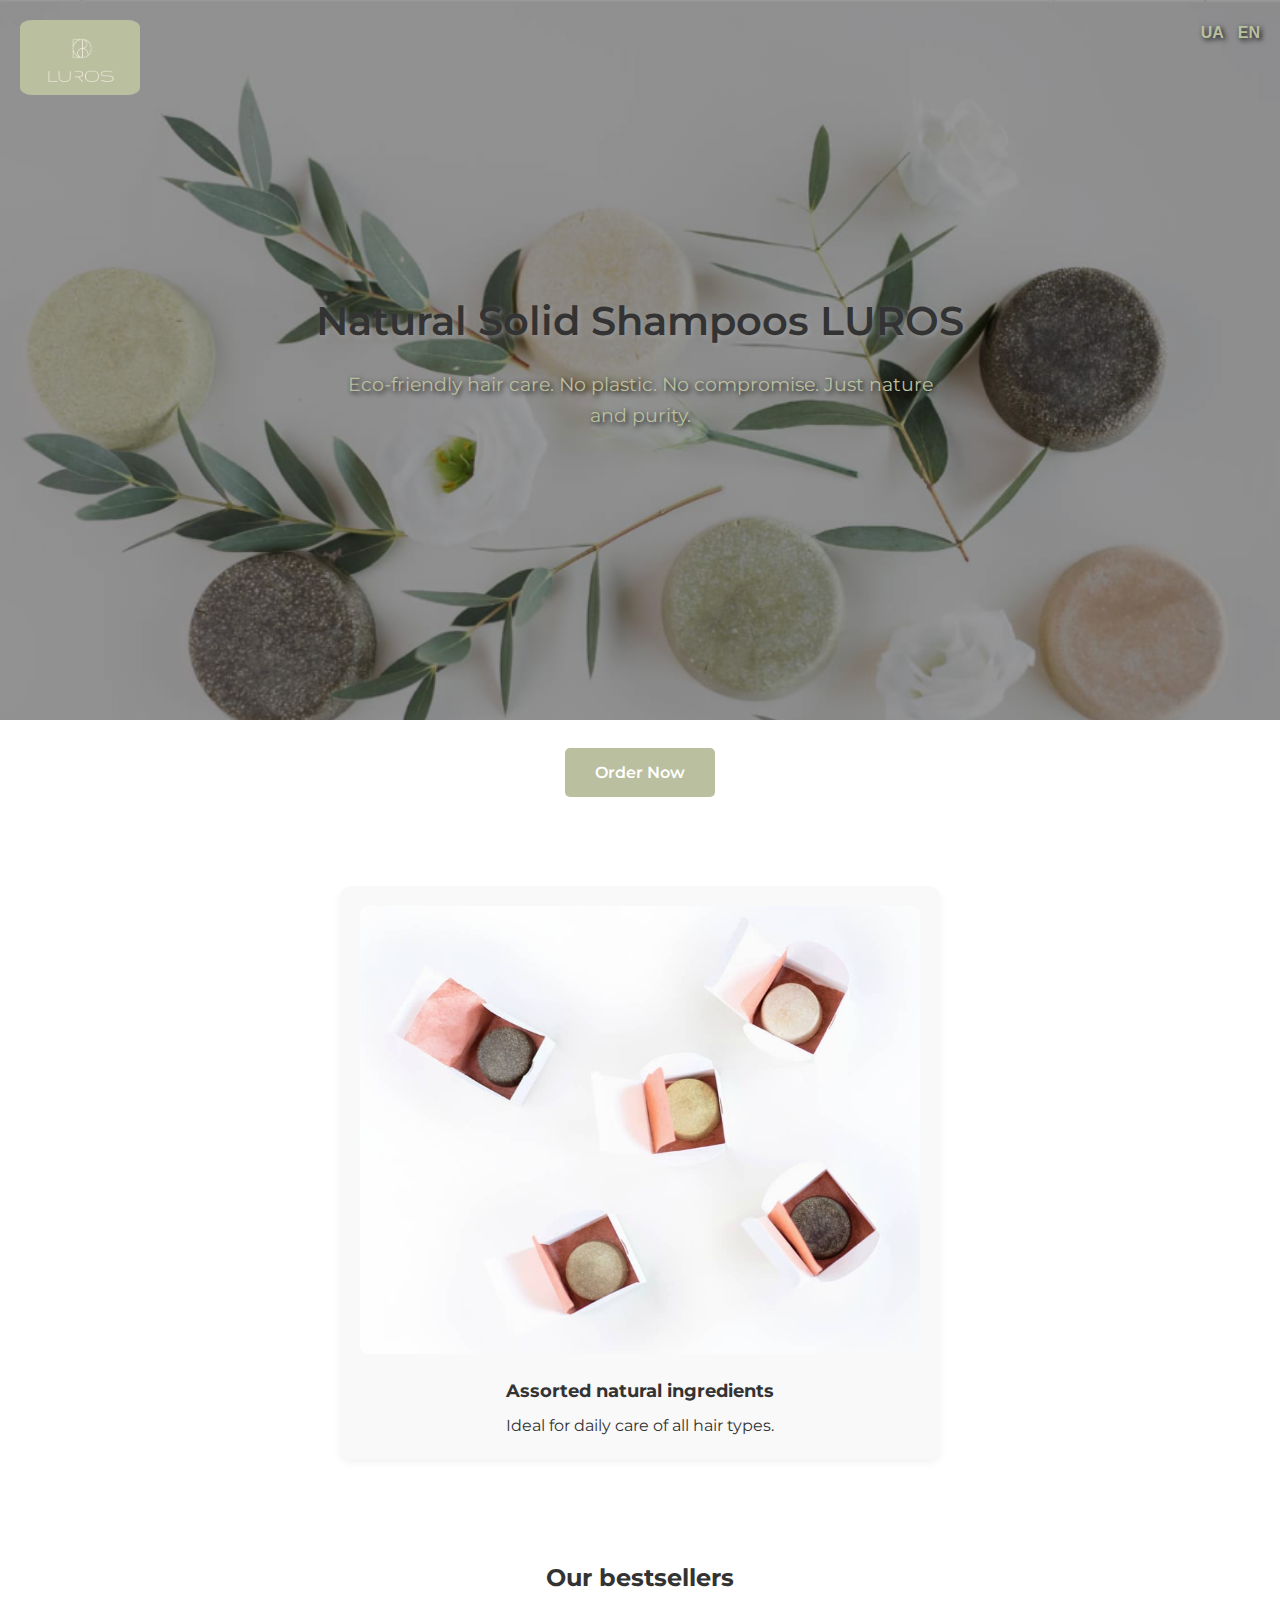
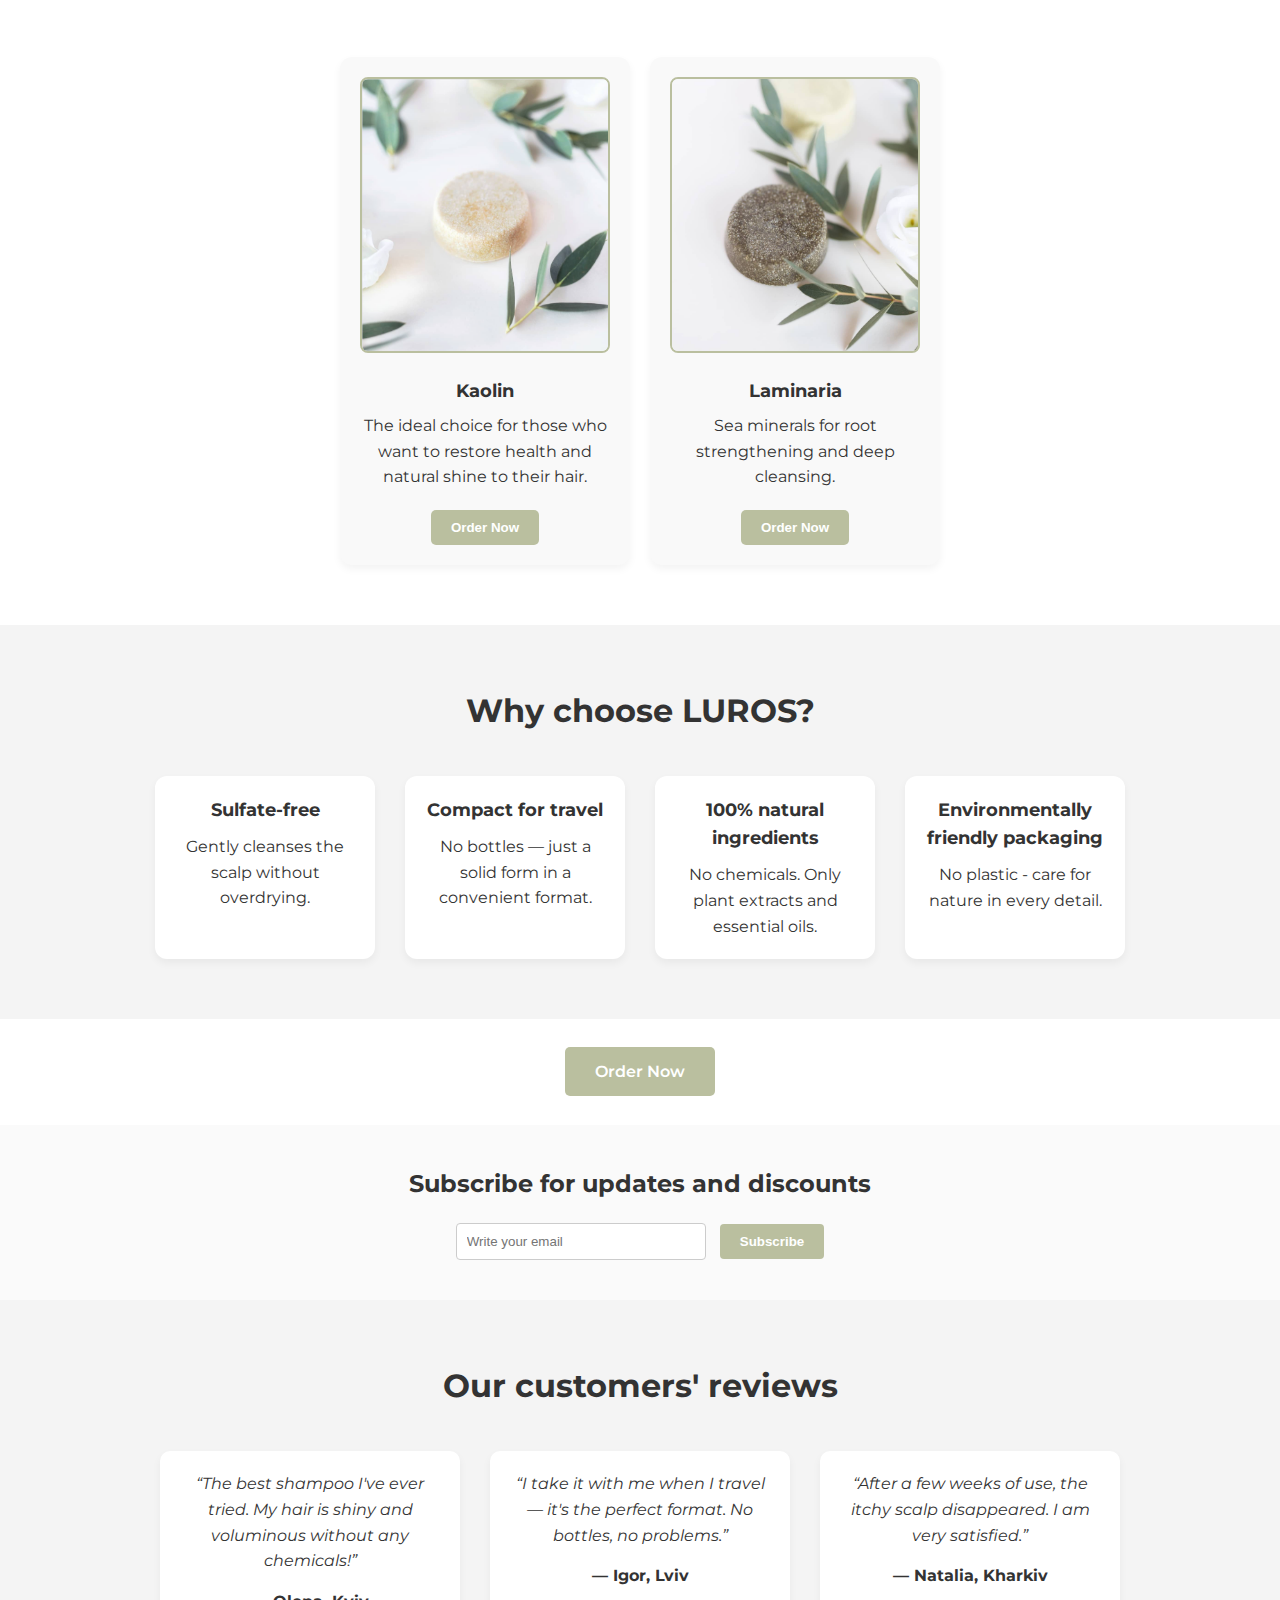
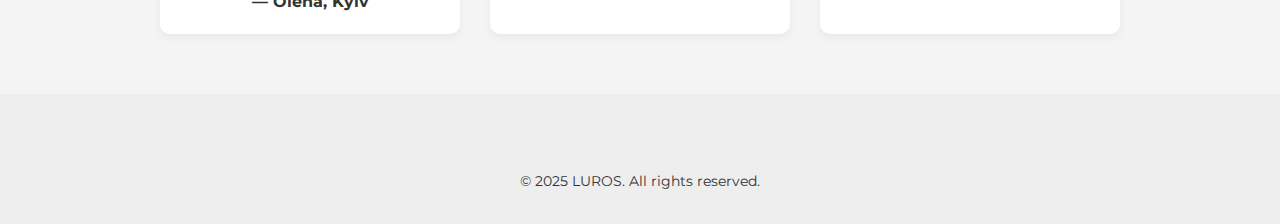
<file: index.html>
<!DOCTYPE html>
<html lang="uk">
<head>
  <meta charset="UTF-8" />
  <meta name="viewport" content="width=device-width, initial-scale=1.0" />
  <title>LUROS — Натуральні Тверді Шампуні</title>
  <link rel="preconnect" href="https://fonts.googleapis.com">
<link rel="preconnect" href="https://fonts.gstatic.com" crossorigin>
<link href="https://fonts.googleapis.com/css2?family=Montserrat:ital,wght@0,100..900;1,100..900&display=swap" rel="stylesheet">
  <link rel="stylesheet" href="styles.css">
  <script>
    const translations = {
      uk: {
        title: 'Натуральні Тверді Шампуні LUROS',
        subtitle: 'Екологічна турбота про волосся. Без пластику. Без компромісів. Просто природа і чистота.',
        order: 'Замовити зараз',
        subscribeTitle: 'Підпишись, щоб отримувати новини та знижки',
        subscribeBtn: 'Підписатися',
        privacy: 'Політика конфіденційності',
        terms: 'Умови використання'
      },
      en: {
        title: 'Natural Solid Shampoos LUROS',
        subtitle: 'Eco-friendly hair care. No plastic. No compromise. Just nature and purity.',
        order: 'Order Now',
        subscribeTitle: 'Subscribe for updates and discounts',
        subscribeBtn: 'Subscribe',
        privacy: 'Privacy Policy',
        terms: 'Terms of Use'
      }
    };

    function switchLang(lang) {
      document.querySelector('header.hero h1').textContent = translations[lang].title;
      document.querySelector('header.hero p').textContent = translations[lang].subtitle;
      document.querySelector('.cta button').textContent = translations[lang].order;
      document.querySelector('.subscribe h2').textContent = translations[lang].subscribeTitle;
      document.querySelector('.subscribe button').textContent = translations[lang].subscribeBtn;
      document.querySelector('footer a:nth-child(1)').textContent = translations[lang].privacy;
      document.querySelector('footer a:nth-child(2)').textContent = translations[lang].terms;
      document.querySelector('.subscribe input[type="email"]').placeholder = lang === 'en' ? 'Your email address' : 'Ваша електронна адреса';
      document.documentElement.lang = lang;
    }
  </script>
</head>
<body>
  <header class="hero">
    <div class="lang-switcher">
      <button onclick="switchLang('uk')">UA</button>
      <button onclick="switchLang('en')">EN</button>
    </div>
    <div class="logo">
        <img src="./images/logo.png" alt="LUROS logo" class="logo" />
    </div>
    <h1>Natural Solid Shampoos LUROS</h1>
    <p>Eco-friendly hair care. No plastic. No compromise. Just nature and purity.</p>
  </header>

  <section class="cta">
    <a href="form.html" class="cta-link">Order Now</a>
  </section>

  <section class="products">
    <div class="product-card">
      <img src="./images/several-shampo.png" alt="LUROS шампуні" />
      <h3>Assorted natural ingredients</h3>
      <p>Ideal for daily care of all hair types.</p>
    </div>
  </section>

  <h2 style="text-align:center; margin-top:40px;">Our bestsellers</h2>
<section class="products fade-in">
  <div class="product-card">
    <img class="product-card-img" src="./images/white-shampo.png" alt="Твердий шампунь із ромашкою" />
    <h3>Kaolin</h3>
    <p>The ideal choice for those who want to restore health and natural shine to their hair.</p>
    <a href="form.html" ><button class="buy-button">Order Now</button></a>
    
  </div>
  <div class="product-card">
    <img class="product-card-img" src="./images/green-shampo.png" alt="Шампунь Ламінарія" />
    <h3>Laminaria</h3>
    <p>Sea minerals for root strengthening and deep cleansing.</p>
    <a href="form.html" ><button class="buy-button">Order Now</button></a>
  </div>
</section>

  <section class="features">
    <h2>Why choose LUROS?</h2>
    <div class="feature-list">
      <div class="feature">
        <h3>Sulfate-free</h3>
        <p>Gently cleanses the scalp without overdrying.</p>
      </div>
      <div class="feature">
        <h3>Compact for travel</h3>
        <p>No bottles — just a solid form in a convenient format.</p>
      </div>
      <div class="feature">
        <h3>100% natural ingredients</h3>
        <p>No chemicals. Only plant extracts and essential oils.</p>
      </div>
      <div class="feature">
        <h3>Environmentally friendly packaging</h3>
        <p>No plastic - care for nature in every detail.</p>
      </div>
    </div>
  </section>

  <section class="cta">
    <a href="form.html" class="cta-link">Order Now</a>

  </section>

  <section class="subscribe">
    <h2>Subscribe for updates and discounts</h2>
    <form>
      <input type="email" name="email" placeholder="Write your email" required />
      <button type="submit">Subscribe</button>
    </form>
  </section>

  <section class="testimonials">
    <h2>Our customers' reviews</h2>
    <div class="testimonial-list">
      <div class="testimonial">
        <p>“The best shampoo I've ever tried. My hair is shiny and voluminous without any chemicals!”</p>
        <span>— Olena, Kyiv</span>
      </div>
      <div class="testimonial">
        <p>“I take it with me when I travel — it's the perfect format. No bottles, no problems.”</p>
        <span>— Igor, Lviv</span>
      </div>
      <div class="testimonial">
        <p>“After a few weeks of use, the itchy scalp disappeared. I am very satisfied.”</p>
        <span>— Natalia, Kharkiv</span>
      </div>
    </div>
  </section>

  <footer>
    <br /><br />
    <p>© 2025 LUROS. All rights reserved.</p>
  </footer>
</body>
</html>
</file>
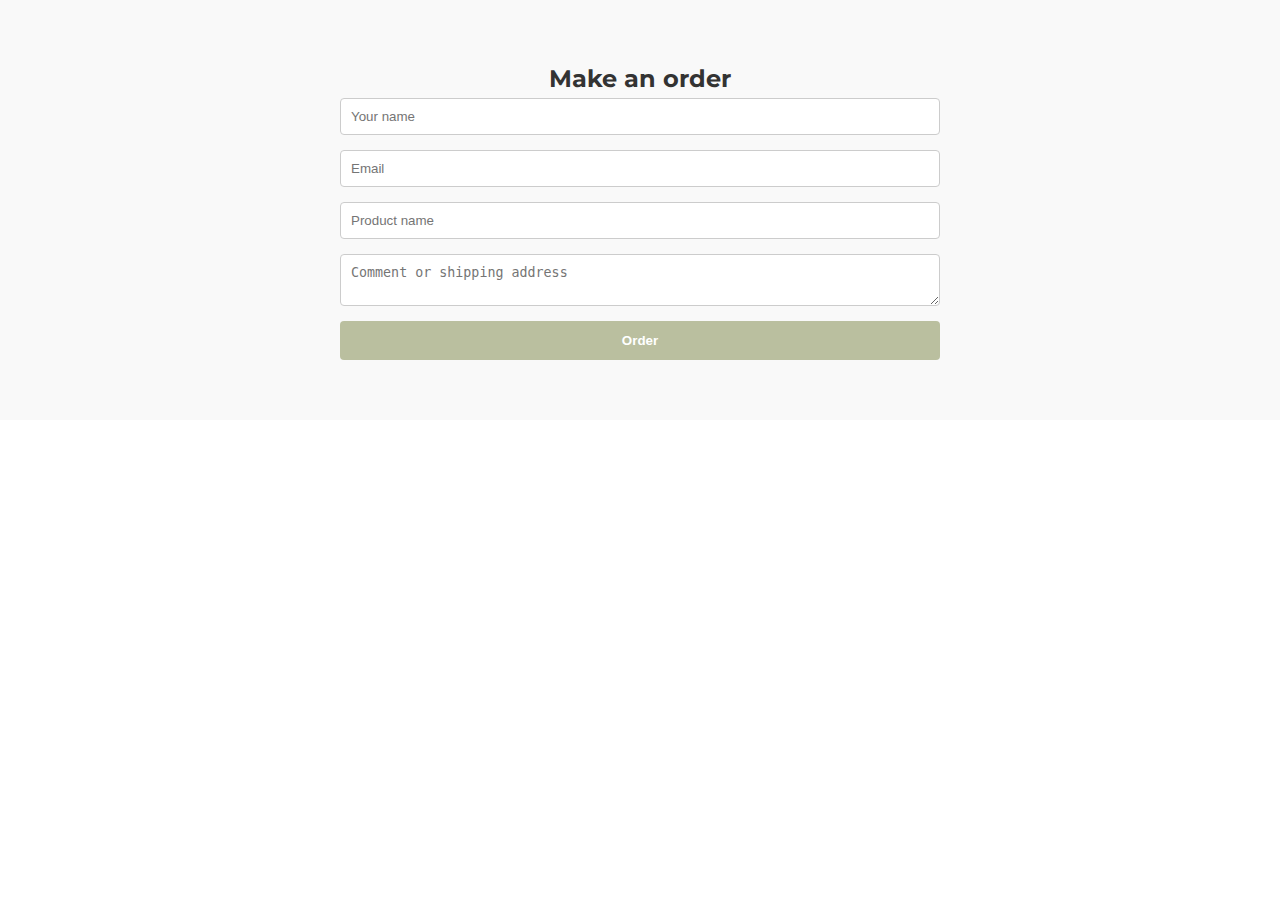
<file: form.html>
<!DOCTYPE html>
<html lang="en">
<head>
    <meta charset="UTF-8">
    <meta name="viewport" content="width=device-width, initial-scale=1.0">
    <title>Order Form</title>
    <link rel="stylesheet" href="styles.css">
    <link rel="preconnect" href="https://fonts.googleapis.com">
<link rel="preconnect" href="https://fonts.gstatic.com" crossorigin>
<link href="https://fonts.googleapis.com/css2?family=Montserrat:ital,wght@0,100..900;1,100..900&display=swap" rel="stylesheet">
</head>
<body>
    <section class="order-form">
        <h2>Make an order</h2>
        <form action="https://formspree.io/f/YOUR_ORDER_ID" method="POST">
          <input type="text" name="name" placeholder="Your name" required />
          <input type="email" name="email" placeholder="Email" required />
          <input type="text" name="product" placeholder="Product name" required />
          <textarea name="comment" placeholder="Comment or shipping address"></textarea>
          <button type="submit">Order</button>
        </form>
      </section>
</body>
</html>
</file>
<file: styles.css>
:root {
  --brand-color: #BABF9F;
  --text-color: #333;
  --bg-color: #fff;
  --brand-color-dark: #99A87C;
}

* {
  box-sizing: border-box;
  margin: 0;
  padding: 0;
}

body {
  font-family: 'Montserrat', sans-serif;
  background-color: var(--bg-color);
  color: var(--text-color);
  line-height: 1.6;
}

.lang-switcher {
  position: absolute;
  top: 20px;
  right: 20px;
}

.lang-switcher button {
  background: transparent;
  border: none;
  font-weight: bold;
  margin-left: 10px;
  cursor: pointer;
  font-size: 1rem;
  color: #BABF9F;
  text-shadow: 2px 2px 5px rgba(9, 9, 9, 0.927);
}

.logo{
    position: absolute;
  top: 10px;
  left: 10px;  
}

header.hero {
  height: 80vh;
  background: linear-gradient(to bottom, rgba(0, 0, 0, 0.4), rgba(0, 0, 0, 0.4)), url(./images/Instagram-05-03-2025_04_23_PM.png) no-repeat center top / cover;
  display: flex;
  flex-direction: column;
  align-items: center;
  justify-content: center;
  text-align: center;
  padding: 20px;
  position: relative;
}

header.hero img.logo {
  width: 120px;
  margin-bottom: 40px;
  border-radius: 10%;
}

header.hero h1 {
  font-size: 2.5rem;
  font-weight: 600;
  margin-bottom: 1rem;
  text-shadow: 2px 2px 5px rgba(160, 159, 159, 0.7);
}

header.hero p {
    color: #BABF9F;
  font-size: 1.2rem;
  max-width: 600px;
  text-shadow: 2px 2px 5px rgba(9, 9, 9, 0.927);
}

.products {
  padding: 60px 20px;
  max-width: 1000px;
  width: 50%;
  margin: 0 auto;
  display: grid;
  grid-template-columns: repeat(auto-fit, minmax(220px, 1fr));
  gap: 20px;
}

.product-card {
  background-color: #f9f9f9;
  border-radius: 12px;
  padding: 20px;
  text-align: center;
  box-shadow: 0 4px 8px rgba(0,0,0,0.05);
  transition: transform 0.3s ease;
}

.product-card:hover {
  transform: translateY(-5px);
}

.product-card img {
  width: 100%;
  height: auto;
  border-radius: 8px;
  margin-bottom: 1rem;
}

.product-card h3 {
  font-size: 1.1rem;
  margin-bottom: 0.5rem;
}

.product-card-img{
  border: 2px solid #BABF9F;
}

.buy-button {
  background-color: var(--brand-color);
  color: white;
  border: none;
  padding: 10px 20px;
  border-radius: 5px;
  font-weight: 600;
  margin-top: 20px;
  cursor: pointer;
  transition: background-color 0.3s ease;
  text-decoration: none;
}

.buy-button:hover {
  background-color: #aab78a;
}


.features {
  background-color: #f4f4f4;
  padding: 60px 20px;
  text-align: center;
}

.features h2 {
  font-size: 2rem;
  margin-bottom: 40px;
}

.feature-list {
  display: flex;
  flex-wrap: wrap;
  justify-content: center;
  gap: 30px;
}

.feature {
  max-width: 220px;
  padding: 20px;
  background: white;
  border-radius: 12px;
  box-shadow: 0 4px 8px rgba(0,0,0,0.05);
}

.feature h3 {
  margin-bottom: 10px;
  font-size: 1.1rem;
}

.cta-link {
  background-color: var(--brand-color);
  color: white;
  padding: 15px 30px;
  font-size: 1rem;
  font-weight: 600;
  border-radius: 5px;
  text-decoration: none;
  transition: background-color 0.3s;
}

.cta-link:hover {
  background-color: #aab78a;
}


.cta {
  text-align: center;
  padding: 40px 20px;
}

.subscribe {
  background-color: #fafafa;
  padding: 40px 20px;
  text-align: center;
}

.subscribe h2 {
  margin-bottom: 20px;
  font-size: 1.5rem;
}

.subscribe input[type="email"] {
  padding: 10px;
  width: 250px;
  border: 1px solid #ccc;
  border-radius: 4px;
  margin-right: 10px;
}

.subscribe button {
  padding: 10px 20px;
  border: none;
  background-color: var(--brand-color);
  color: white;
  border-radius: 4px;
  cursor: pointer;
  font-weight: 600;
}

.subscribe button:hover {
  background-color: #aab78a;
}

.testimonials {
  background-color: #f4f4f4;
  padding: 60px 20px;
  text-align: center;
}

.testimonials h2 {
  font-size: 2rem;
  margin-bottom: 40px;
}

.testimonial-list {
  display: flex;
  flex-wrap: wrap;
  gap: 30px;
  justify-content: center;
}

.testimonial {
  background: white;
  padding: 20px;
  max-width: 300px;
  border-radius: 10px;
  box-shadow: 0 4px 8px rgba(0,0,0,0.05);
  font-style: italic;
}

.testimonial span {
  display: block;
  margin-top: 15px;
  font-weight: bold;
  font-style: normal;
}

footer {
  text-align: center;
  padding: 30px;
  background-color: #eee;
  font-size: 0.9rem;
}

footer a {
  margin: 0 10px;
}

@media (max-width: 768px) {
  header.hero h1 {
    font-size: 2rem;
  }

  .products,
  .testimonial-list,
  .feature-list {
    grid-template-columns: 1fr !important;
    flex-direction: column;
    align-items: center;
  }

  .subscribe input[type="email"] {
    width: 100%;
    margin-bottom: 10px;
  }

  .subscribe form {
    display: flex;
    flex-direction: column;
    align-items: center;
  }
}

.order-form {
  background-color: #f9f9f9;
  padding: 60px 20px;
  text-align: center;
}

.order-form form {
  max-width: 600px;
  margin: 0 auto;
  display: flex;
  flex-direction: column;
  gap: 15px;
}

.order-form input,
.order-form textarea {
  padding: 10px;
  border: 1px solid #ccc;
  border-radius: 4px;
}

.order-form button {
  background-color: var(--brand-color);
  color: white;
  border: none;
  padding: 12px;
  border-radius: 4px;
  font-weight: bold;
  cursor: pointer;
}
</file>
